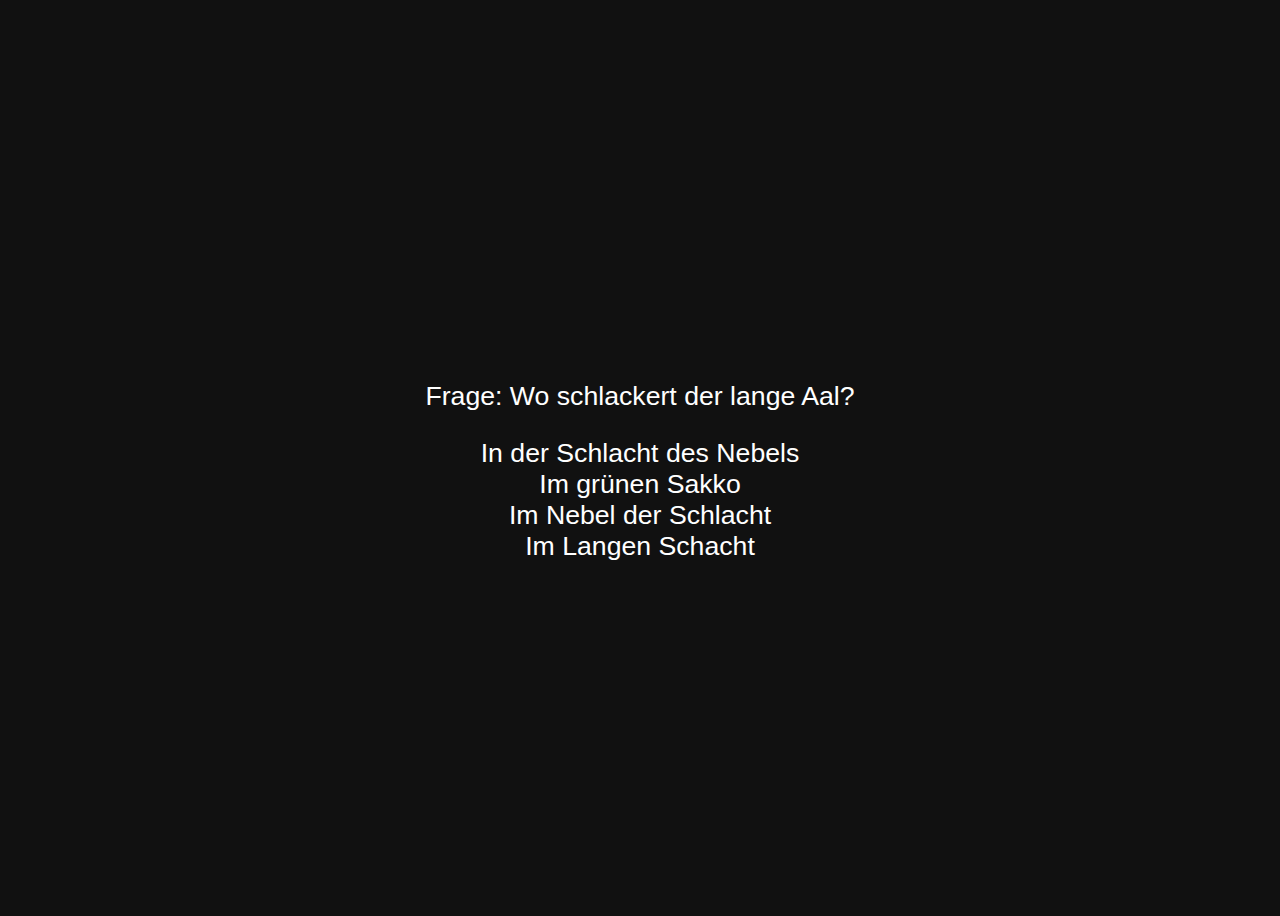
<file: index.html>
<!DOCTYPE html>
<html lang="en">

<head>
    <meta charset="UTF-8">
    <meta http-equiv="X-UA-Compatible" content="IE=edge">
    <meta name="viewport" content="width=device-width, initial-scale=1.0">
    <title>ثعبان البحر السحري</title>
    <style>
        body {
            background-color: rgb(17, 17, 17);
            display: flex;
            justify-content: center;
            flex-direction: column;
            align-items: center;
            font-family: sans-serif;
            color: #fff;
            height: 100vh;
            font-size: 20pt;
            overflow: hidden;
        }
        
        a {
            color: inherit;
            text-decoration: none;
        }
        
        a:hover {
            text-decoration: underline;
        }
    </style>
</head>

<body>
    <p>Frage: Wo schlackert der lange Aal?</p>
    <a href="heiscoming.html">In der Schlacht des Nebels</a>
    <a href="sakko/index.html">Im grünen Sakko</a>
    <a href="aal.html">Im Nebel der Schlacht</a>
    <a href="heiscoming.html">Im Langen Schacht</a>


</body>

</html>
</file>
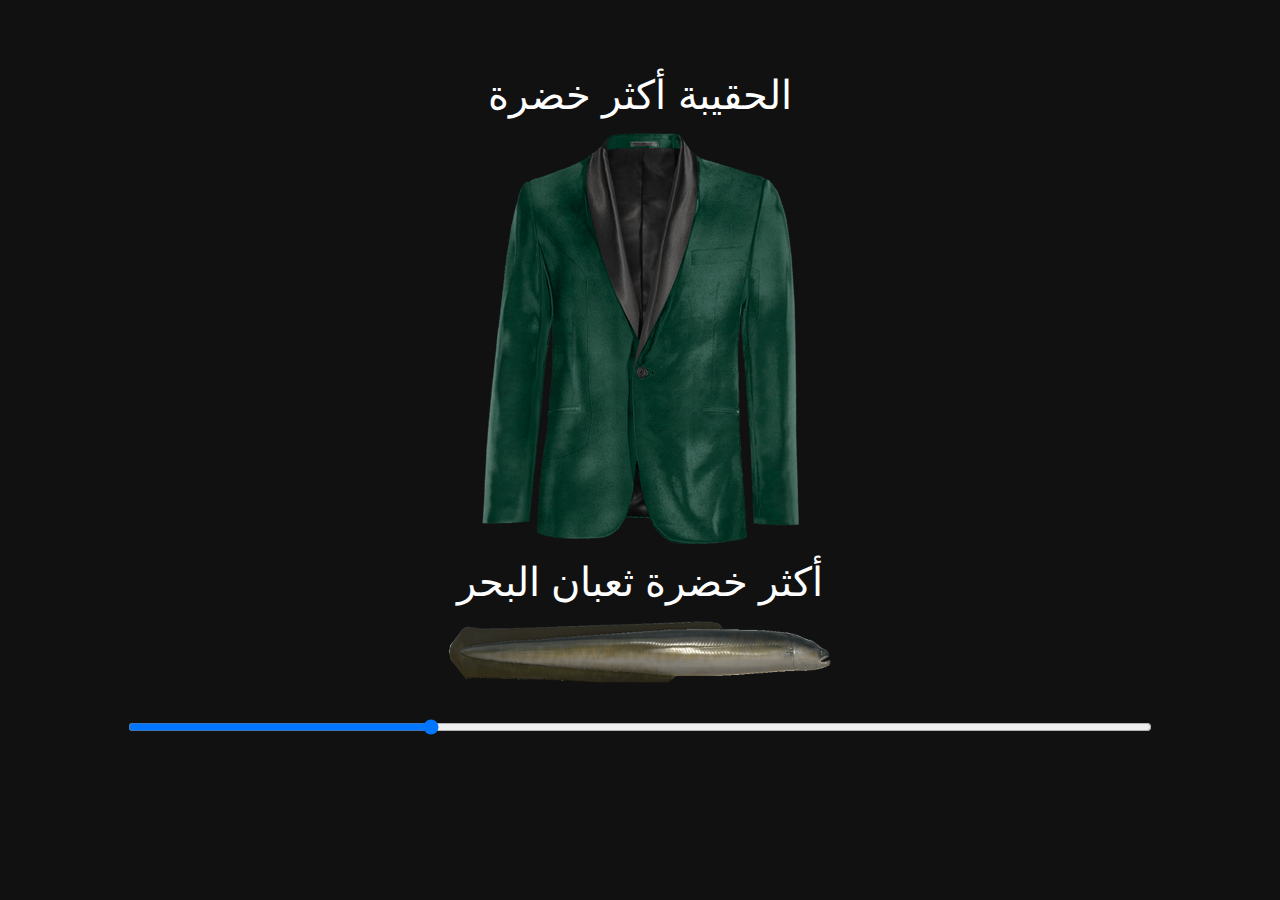
<file: sakko/index.html>
<!DOCTYPE html>
<html lang="en">

<head>
    <meta charset="UTF-8">
    <meta http-equiv="X-UA-Compatible" content="IE=edge">
    <meta name="viewport" content="width=device-width, initial-scale=1.0">
    <title>ثعبان البحر السحري</title>
    <link rel="stylesheet" href="css/style.css">
</head>

<body>
    <p>الحقيبة أكثر خضرة</p>
    <img id="sakko" src="img/sakko.png">
    <p>أكثر خضرة ثعبان البحر</p>
    <img id="aal" src="img/aal.png">

    <input id="slider" type="range" min="1" max="100" value="30">

    <script src="js/main.js"></script>
</body>

</html>
</file>
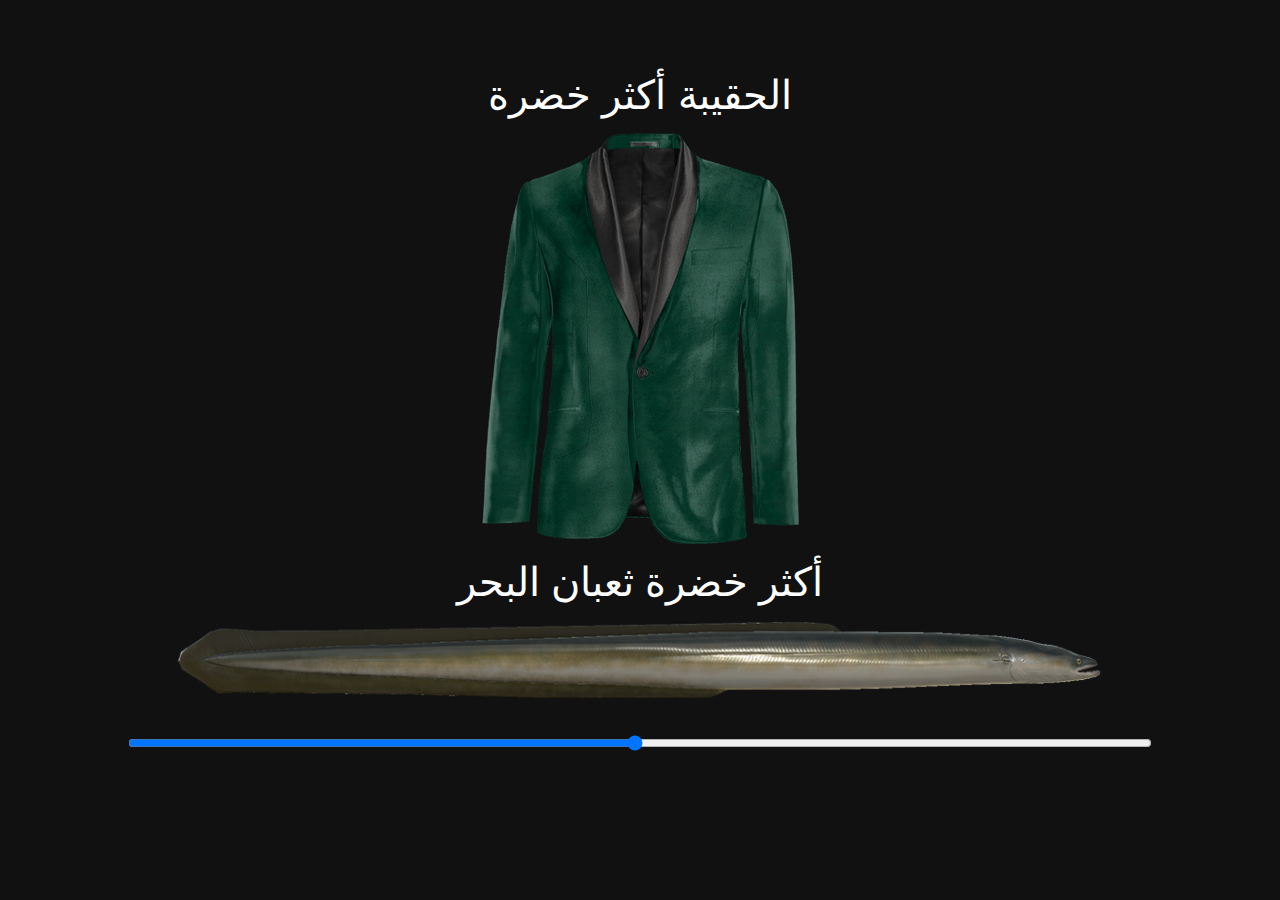
<file: sakkoo/index.html>
<!DOCTYPE html>
<html lang="en">

<head>
    <meta charset="UTF-8">
    <meta http-equiv="X-UA-Compatible" content="IE=edge">
    <meta name="viewport" content="width=device-width, initial-scale=1.0">
    <title>ثعبان البحر السحري</title>
    <link rel="stylesheet" href="css/style.css">
</head>

<body>
    <p>الحقيبة أكثر خضرة</p>
    <img id="sakko" src="img/sakko.png">
    <p>أكثر خضرة ثعبان البحر</p>
    <img id="aal" src="img/aal.png">

    <input id="slider" type="range" min="1" max="100" value="50">

    <script src="js/main.js"></script>
</body>

</html>
</file>
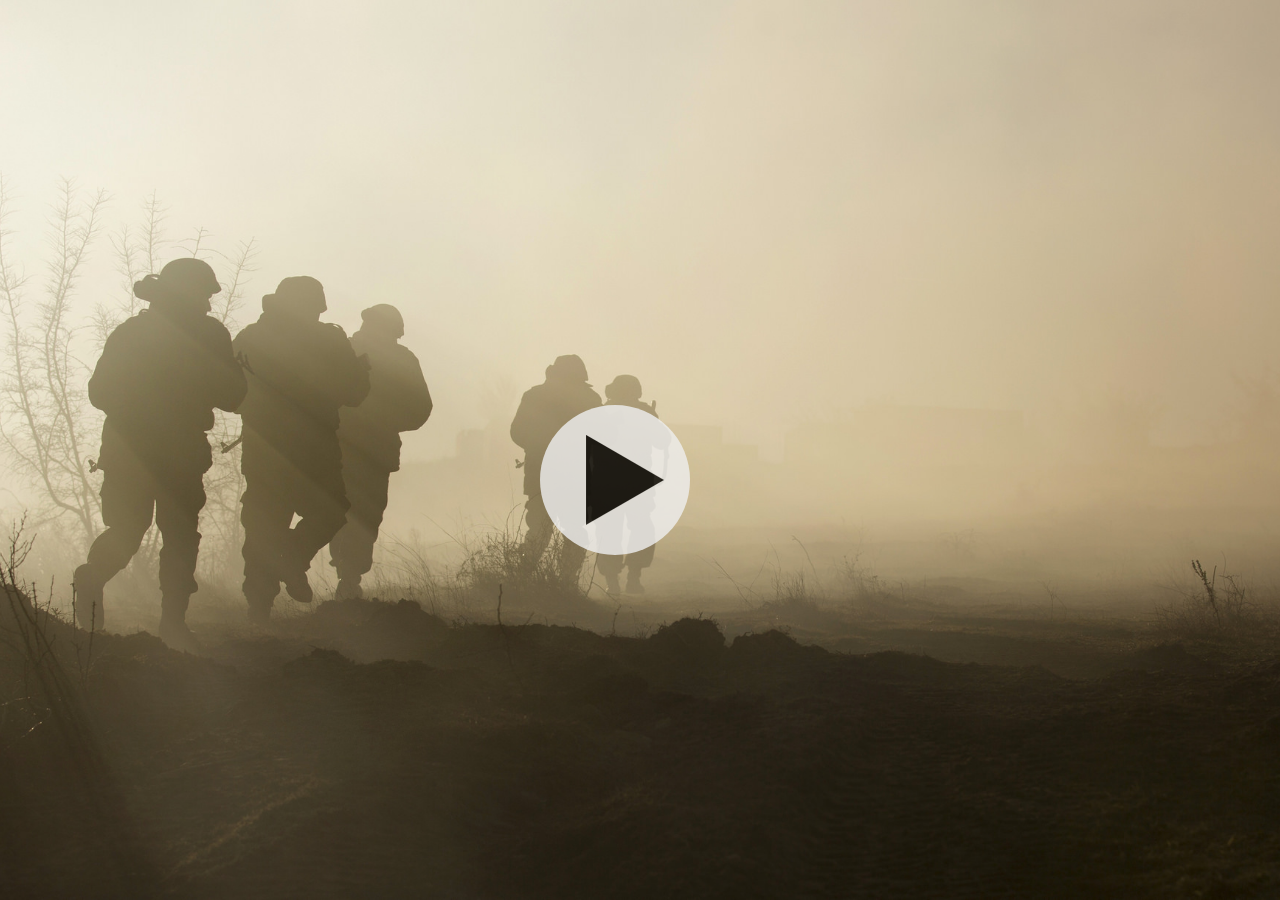
<file: aal.html>
<!DOCTYPE html>
<html lang="en">

<head>
    <meta charset="UTF-8">
    <meta http-equiv="X-UA-Compatible" content="IE=edge">
    <meta name="viewport" content="width=1024">
    <link rel="stylesheet" href="css/style.css">
    <title>AAL</title>
</head>

<body>

    <button id="knopp"><img src="img/arrow.svg"></button>
    <div id="aal1"></div>
    <div id="aal2"></div>
    <div id="textcontainer">
        <p>ثعبان البحر الطويل</p>
        <p>يومض في ضباب المعركة</p>
    </div>
    <div id="audiocontrol">
        <input type="range" min="0" max="100" value="100" id="slider" id="volume">
        <img id="speaker" src="img/speaker.svg">
    </div>


    <script src="js/main.js"></script>
</body>

</html>
</file>
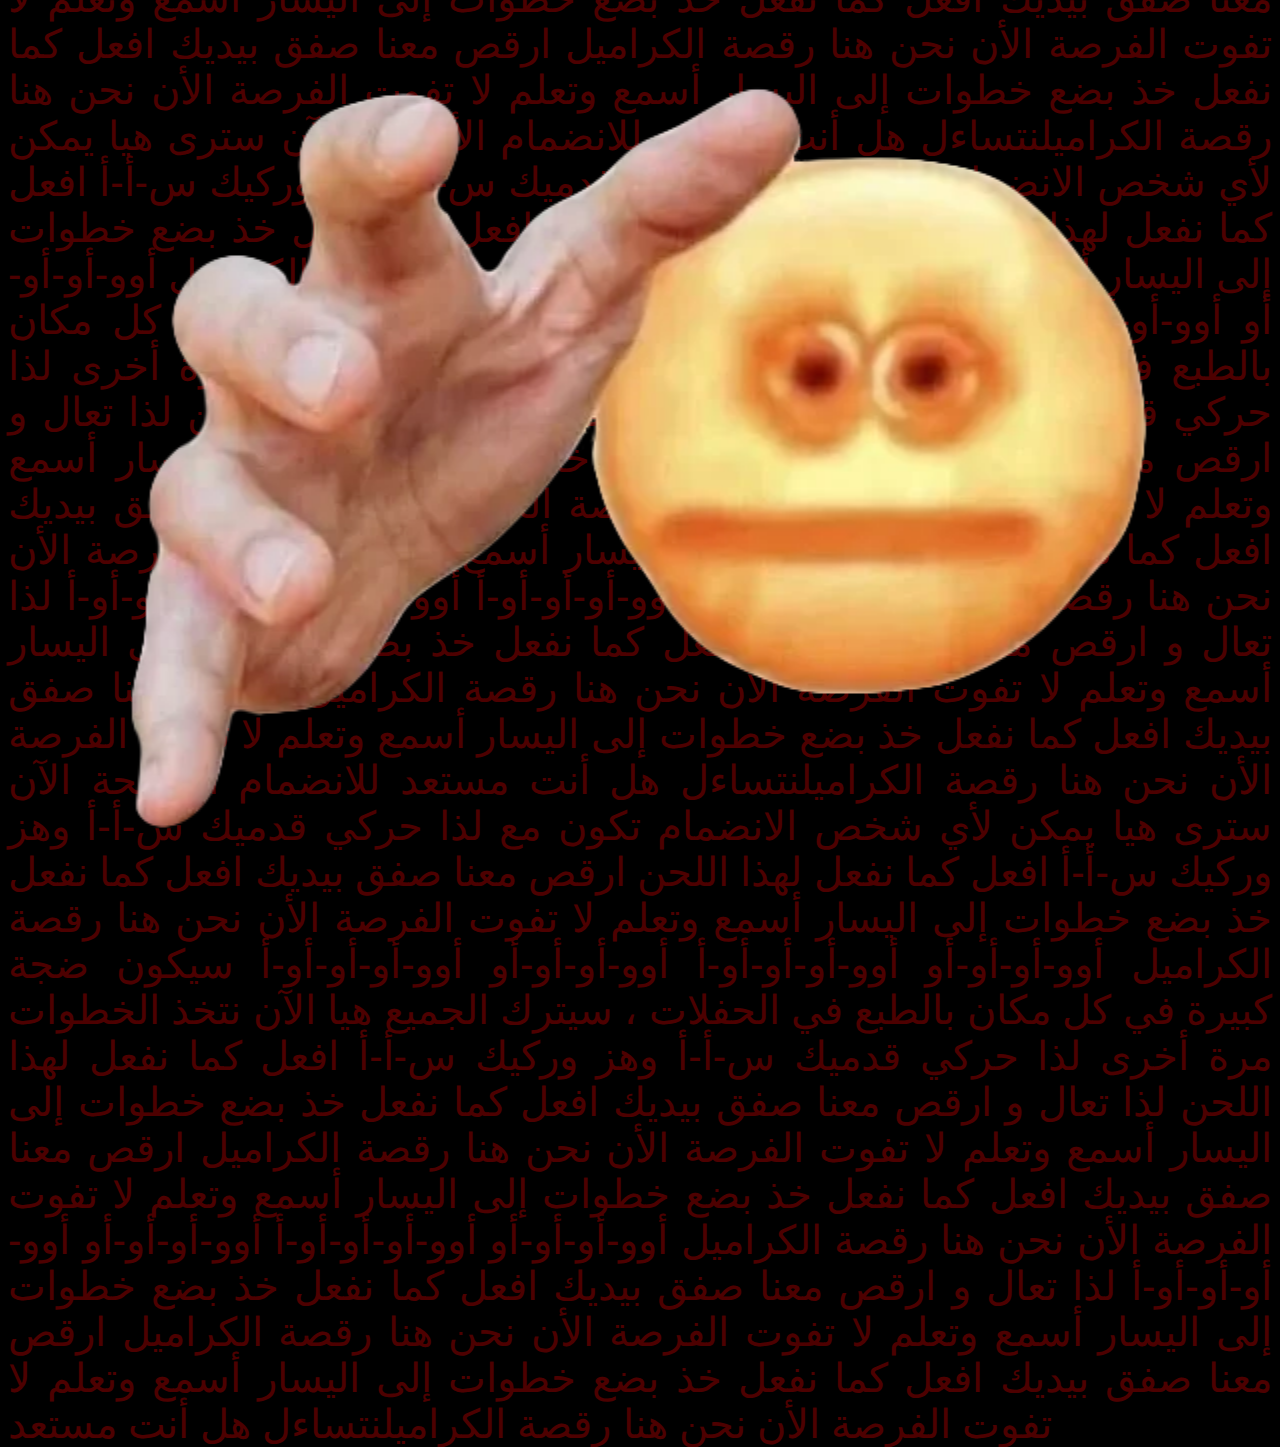
<file: heiscoming.html>
<!DOCTYPE html>
<html lang="en">

<head>
    <meta charset="UTF-8">
    <meta http-equiv="X-UA-Compatible" content="IE=edge">
    <meta name="viewport" content="width=device-width, initial-scale=1.0">
    <title>ثعبان البحر السحري</title>
    <style>
        body {
            background-color: #000;
            display: flex;
            justify-content: center;
            flex-direction: column;
            align-items: center;
            font-family: sans-serif;
            color: #fff;
            height: 100vh;
            font-size: 20pt;
            overflow: hidden;
        }
        
        a {
            color: inherit;
            text-decoration: none;
        }
        
        a:hover {
            text-decoration: underline;
        }
        
        p {
            opacity: 0.3;
            font-size: 30pt;
            text-align: justify;
            color: red;
        }
        
        img {
            position: absolute;
            z-index: 999;
            animation: what 20s ease-in;
            transform: scale(2);
            opacity: 1;
        }
        
        @keyframes what {
            0% {
                opacity: 0.1;
                transform: scale(0.1)
            }
            70% {
                opacity: 1;
            }
        }
    </style>
</head>

<body>
    <img src="img/what.png">
    <p>نتساءل هل أنت مستعد للانضمام الأسلحة الآن سترى هيا يمكن لأي شخص الانضمام تكون مع لذا حركي قدميك س-أ-أ وهز وركيك س-أ-أ افعل كما نفعل لهذا اللحن ارقص معنا صفق بيديك افعل كما نفعل خذ بضع خطوات إلى اليسار أسمع وتعلم لا تفوت الفرصة الأن نحن هنا رقصة الكراميل
        أوو-أو-أو-أو أوو-أو-أو-أو-أ أوو-أو-أو-أو أوو-أو-أو-أو-أ سيكون ضجة كبيرة في كل مكان بالطبع في الحفلات ، سيترك الجميع هيا الآن نتخذ الخطوات مرة أخرى لذا حركي قدميك س-أ-أ وهز وركيك س-أ-أ افعل كما نفعل لهذا اللحن لذا تعال و ارقص معنا صفق بيديك افعل
        كما نفعل خذ بضع خطوات إلى اليسار أسمع وتعلم لا تفوت الفرصة الأن نحن هنا رقصة الكراميل ارقص معنا صفق بيديك افعل كما نفعل خذ بضع خطوات إلى اليسار أسمع وتعلم لا تفوت الفرصة الأن نحن هنا رقصة الكراميل أوو-أو-أو-أو أوو-أو-أو-أو-أ أوو-أو-أو-أو أوو-أو-أو-أو-أ
        لذا تعال و ارقص معنا صفق بيديك افعل كما نفعل خذ بضع خطوات إلى اليسار أسمع وتعلم لا تفوت الفرصة الأن نحن هنا رقصة الكراميل ارقص معنا صفق بيديك افعل كما نفعل خذ بضع خطوات إلى اليسار أسمع وتعلم لا تفوت الفرصة الأن نحن هنا رقصة الكراميلنتساءل هل أنت
        مستعد للانضمام الأسلحة الآن سترى هيا يمكن لأي شخص الانضمام تكون مع لذا حركي قدميك س-أ-أ وهز وركيك س-أ-أ افعل كما نفعل لهذا اللحن ارقص معنا صفق بيديك افعل كما نفعل خذ بضع خطوات إلى اليسار أسمع وتعلم لا تفوت الفرصة الأن نحن هنا رقصة الكراميل أوو-أو-أو-أو
        أوو-أو-أو-أو-أ أوو-أو-أو-أو أوو-أو-أو-أو-أ سيكون ضجة كبيرة في كل مكان بالطبع في الحفلات ، سيترك الجميع هيا الآن نتخذ الخطوات مرة أخرى لذا حركي قدميك س-أ-أ وهز وركيك س-أ-أ افعل كما نفعل لهذا اللحن لذا تعال و ارقص معنا صفق بيديك افعل كما نفعل خذ
        بضع خطوات إلى اليسار أسمع وتعلم لا تفوت الفرصة الأن نحن هنا رقصة الكراميل ارقص معنا صفق بيديك افعل كما نفعل خذ بضع خطوات إلى اليسار أسمع وتعلم لا تفوت الفرصة الأن نحن هنا رقصة الكراميل أوو-أو-أو-أو أوو-أو-أو-أو-أ أوو-أو-أو-أو أوو-أو-أو-أو-أ لذا
        تعال و ارقص معنا صفق بيديك افعل كما نفعل خذ بضع خطوات إلى اليسار أسمع وتعلم لا تفوت الفرصة الأن نحن هنا رقصة الكراميل ارقص معنا صفق بيديك افعل كما نفعل خذ بضع خطوات إلى اليسار أسمع وتعلم لا تفوت الفرصة الأن نحن هنا رقصة الكراميلنتساءل هل أنت مستعد
        للانضمام الأسلحة الآن سترى هيا يمكن لأي شخص الانضمام تكون مع لذا حركي قدميك س-أ-أ وهز وركيك س-أ-أ افعل كما نفعل لهذا اللحن ارقص معنا صفق بيديك افعل كما نفعل خذ بضع خطوات إلى اليسار أسمع وتعلم لا تفوت الفرصة الأن نحن هنا رقصة الكراميل أوو-أو-أو-أو
        أوو-أو-أو-أو-أ أوو-أو-أو-أو أوو-أو-أو-أو-أ سيكون ضجة كبيرة في كل مكان بالطبع في الحفلات ، سيترك الجميع هيا الآن نتخذ الخطوات مرة أخرى لذا حركي قدميك س-أ-أ وهز وركيك س-أ-أ افعل كما نفعل لهذا اللحن لذا تعال و ارقص معنا صفق بيديك افعل كما نفعل خذ
        بضع خطوات إلى اليسار أسمع وتعلم لا تفوت الفرصة الأن نحن هنا رقصة الكراميل ارقص معنا صفق بيديك افعل كما نفعل خذ بضع خطوات إلى اليسار أسمع وتعلم لا تفوت الفرصة الأن نحن هنا رقصة الكراميل أوو-أو-أو-أو أوو-أو-أو-أو-أ أوو-أو-أو-أو أوو-أو-أو-أو-أ لذا
        تعال و ارقص معنا صفق بيديك افعل كما نفعل خذ بضع خطوات إلى اليسار أسمع وتعلم لا تفوت الفرصة الأن نحن هنا رقصة الكراميل ارقص معنا صفق بيديك افعل كما نفعل خذ بضع خطوات إلى اليسار أسمع وتعلم لا تفوت الفرصة الأن نحن هنا رقصة الكراميلنتساءل هل أنت مستعد</p>

    <script src="js/back.js"></script>
</body>

</html>
</file>
<file: sakko/css/style.css>
* {
        margin: 0;
        padding: 0;
        box-sizing: border-box;
    }
    
    html {
        height: 100vh;
        width: 100%;
        overflow: hidden;
    }
    
    body {
        background-color: rgb(17, 17, 17);
        display: flex;
        justify-content: center;
        align-items: center;
        flex-direction: column;
        gap: 15px;
        font-family: sans-serif;
        font-weight: 500;
        color: white;
        font-size: 30pt;
        padding-top: 8vh;
    }
    
    body>button {
        width: 100px;
        height: 30px;
        border: none;
        border-radius: 0.6rem;
        -webkit-border-radius: 0.6rem;
        -moz-border-radius: 0.6rem;
        -ms-border-radius: 0.6rem;
        -o-border-radius: 0.6rem;
    }
    
    body>button:hover {
        background-color: rgb(185, 185, 185);
        cursor: pointer;
    }
    
    body>input {
        cursor: pointer;
        margin-top: 20px;
        width: 80vw
    }
    
    #sakko {}
    
    #aal {
        height: 4rem;
        width: 30vw;
    }
    
    #aalblockbox {
        width: 61rem;
        height: 7rem;
        display: flex;
        justify-content: right;
    }
    
    #aalblockbox>div {
        width: 100%;
        height: 5.5rem;
        background-color: rgb(17, 17, 17);
    }
    
    #slider {
        background-color: #153F32;
    }
    
     ::-webkit-scrollbar {
        width: .31rem;
        height: .63rem;
        background-color: #0c0c0c;
    }
    
     ::-webkit-scrollbar-thumb {
        background: rgb(90, 90, 90);
    }
</file>
<file: sakkoo/css/style.css>
* {
        margin: 0;
        padding: 0;
        box-sizing: border-box;
    }
    
    html {
        height: 100vh;
        width: 100%;
        overflow-y: hidden;
    }
    
    body {
        background-color: rgb(17, 17, 17);
        display: flex;
        justify-content: center;
        align-items: center;
        flex-direction: column;
        gap: 15px;
        font-family: sans-serif;
        font-weight: 500;
        color: white;
        font-size: 30pt;
        padding-top: 8vh;
    }
    
    body>button {
        width: 100px;
        height: 30px;
        border: none;
        border-radius: 0.6rem;
        -webkit-border-radius: 0.6rem;
        -moz-border-radius: 0.6rem;
        -ms-border-radius: 0.6rem;
        -o-border-radius: 0.6rem;
    }
    
    body>button:hover {
        background-color: rgb(185, 185, 185);
        cursor: pointer;
    }
    
    body>input {
        cursor: pointer;
        margin-top: 20px;
        width: 80vw
    }
    
    #sakko {}
    
    #aal {
        height: 5rem;
    }
    
    #aalblockbox {
        width: 61rem;
        height: 7rem;
        display: flex;
        justify-content: right;
    }
    
    #aalblockbox>div {
        width: 100%;
        height: 5.5rem;
        background-color: rgb(17, 17, 17);
    }
    
    #slider {
        background-color: #153F32;
    }
    
     ::-webkit-scrollbar {
        width: .31rem;
        height: .63rem;
        background-color: #0c0c0c;
    }
    
     ::-webkit-scrollbar-thumb {
        background: rgb(90, 90, 90);
    }
</file>
<file: css/style.css>
* {
    margin: 0;
    padding: 0;
    box-sizing: border-box;
}

body {
    background-color: rgb(29, 29, 29);
    overflow-y: hidden;
    color: #000;
}

body>img {
    position: absolute;
    height: 120%;
    width: 100%;
}

#textcontainer {
    z-index: 5;
    position: absolute;
    width: 100%;
    height: 100%;
    text-align: center;
    display: flex;
    justify-content: center;
    align-items: center;
    flex-direction: column;
    gap: 600px;
    font-size: 50pt;
    font-weight: 600;
    opacity: 0;
    transition: opacity 1s ease-in-out;
    -webkit-transition: opacity 1s ease-in-out;
    -moz-transition: opacity 1s ease-in-out;
    -ms-transition: opacity 1s ease-in-out;
    -o-transition: opacity 1s ease-in-out;
}

body #aal1,
#aal2 {
    width: 100%;
    height: 100%;
    position: absolute;
}

body #aal1 {
    background-image: url(../img/aal1.png);
    background-position: center;
    background-size: cover;
    background-repeat: no-repeat;
    opacity: 1;
    z-index: 4;
}

.animate {
    animation: alpha 10s ease-in-out infinite;
    -webkit-animation: alpha 10s ease-in-out infinite;
}

body #aal2 {
    background-image: url(../img/aal2.png);
    background-position: center;
    background-size: cover;
    background-repeat: no-repeat;
}

#knopp {
    width: 150px;
    height: 150px;
    display: flex;
    justify-content: center;
    align-items: center;
    position: absolute;
    z-index: 999;
    top: 45%;
    left: calc(50% - 100px);
    border: none;
    border-radius: 1000rem;
    -webkit-border-radius: 1000rem;
    -moz-border-radius: 1000rem;
    -ms-border-radius: 1000rem;
    -o-border-radius: 1000rem;
    opacity: 0.8;
    transition: opacity 0.3s ease-in-out;
    -webkit-transition: opacity 0.3s ease-in-out;
    -moz-transition: opacity 0.3s ease-in-out;
    -ms-transition: opacity 0.3s ease-in-out;
    -o-transition: opacity 0.3s ease-in-out;
}

#knopp img {
    width: 60%;
    transform: rotate(90deg);
    -webkit-transform: rotate(90deg);
    -moz-transform: rotate(90deg);
    -ms-transform: rotate(90deg);
    -o-transform: rotate(90deg);
    margin-right: -20px;
}

#knopp:hover {
    transform: scale(1.1);
    transition: transform 0.2s ease-in-out;
    cursor: pointer;
    -webkit-transform: scale(1.1);
    -moz-transform: scale(1.1);
    -ms-transform: scale(1.1);
    -o-transform: scale(1.1);
    -webkit-transition: transform 0.2s ease-in-out;
    -moz-transition: transform 0.2s ease-in-out;
    -ms-transition: transform 0.2s ease-in-out;
    -o-transition: transform 0.2s ease-in-out;
}

#speaker {
    width: 50px;
    height: 50px;
}

@keyframes alpha {
    0% {
        opacity: 1;
    }
    25% {
        opacity: 0;
    }
    75% {
        opacity: 0;
    }
    100% {
        opacity: 1;
    }
}

#audiocontrol {
    opacity: 0;
    transition: opacity 1s ease-in;
    -webkit-transition: opacity 1s ease-in;
    -moz-transition: opacity 1s ease-in;
    -ms-transition: opacity 1s ease-in;
    -o-transition: opacity 1s ease-in;
    z-index: 1000;
    height: 13%;
    width: 20rem;
    display: flex;
    flex-direction: column;
    justify-content: space-between;
    align-items: center;
    position: absolute;
    top: 45%;
    gap: 20px;
}

#slider {
    width: 120px;
    transform: rotate(270deg);
    -webkit-transform: rotate(270deg);
    -moz-transform: rotate(270deg);
    -ms-transform: rotate(270deg);
    -o-transform: rotate(270deg);
}
</file>
